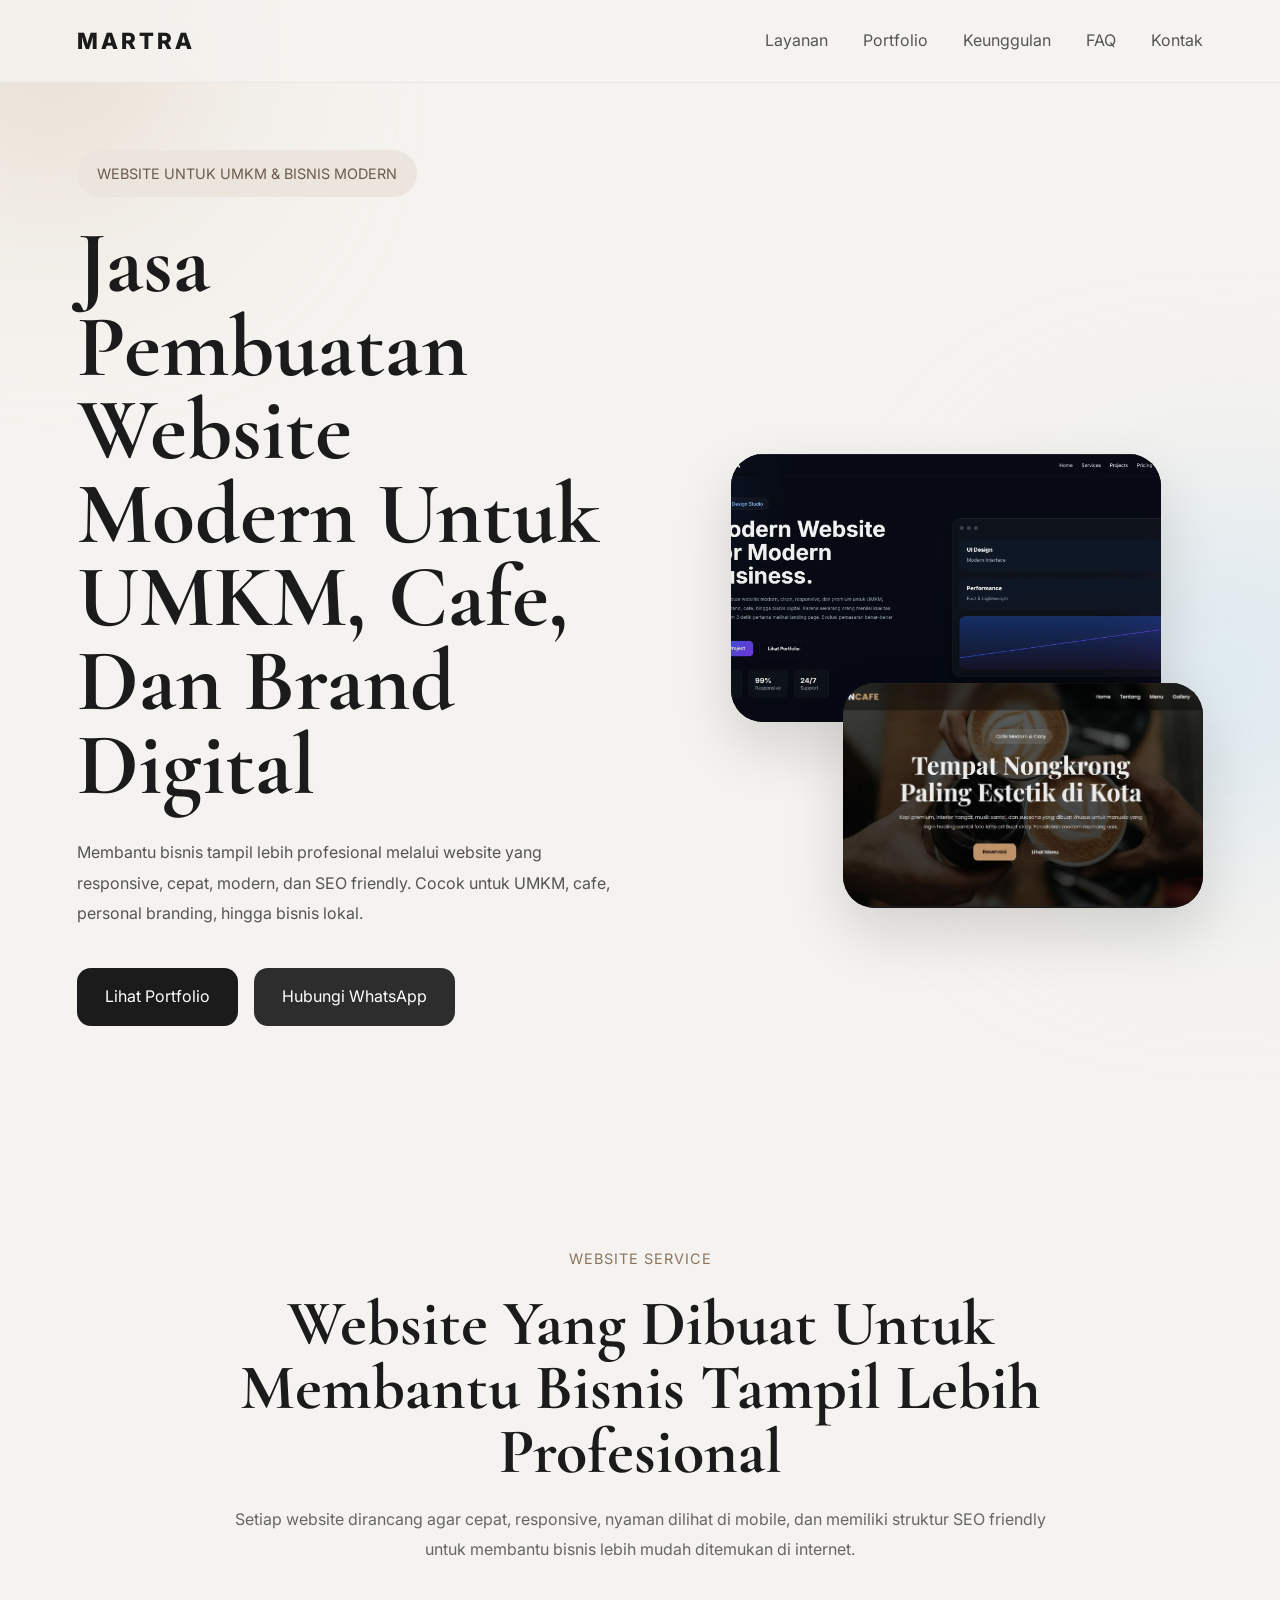
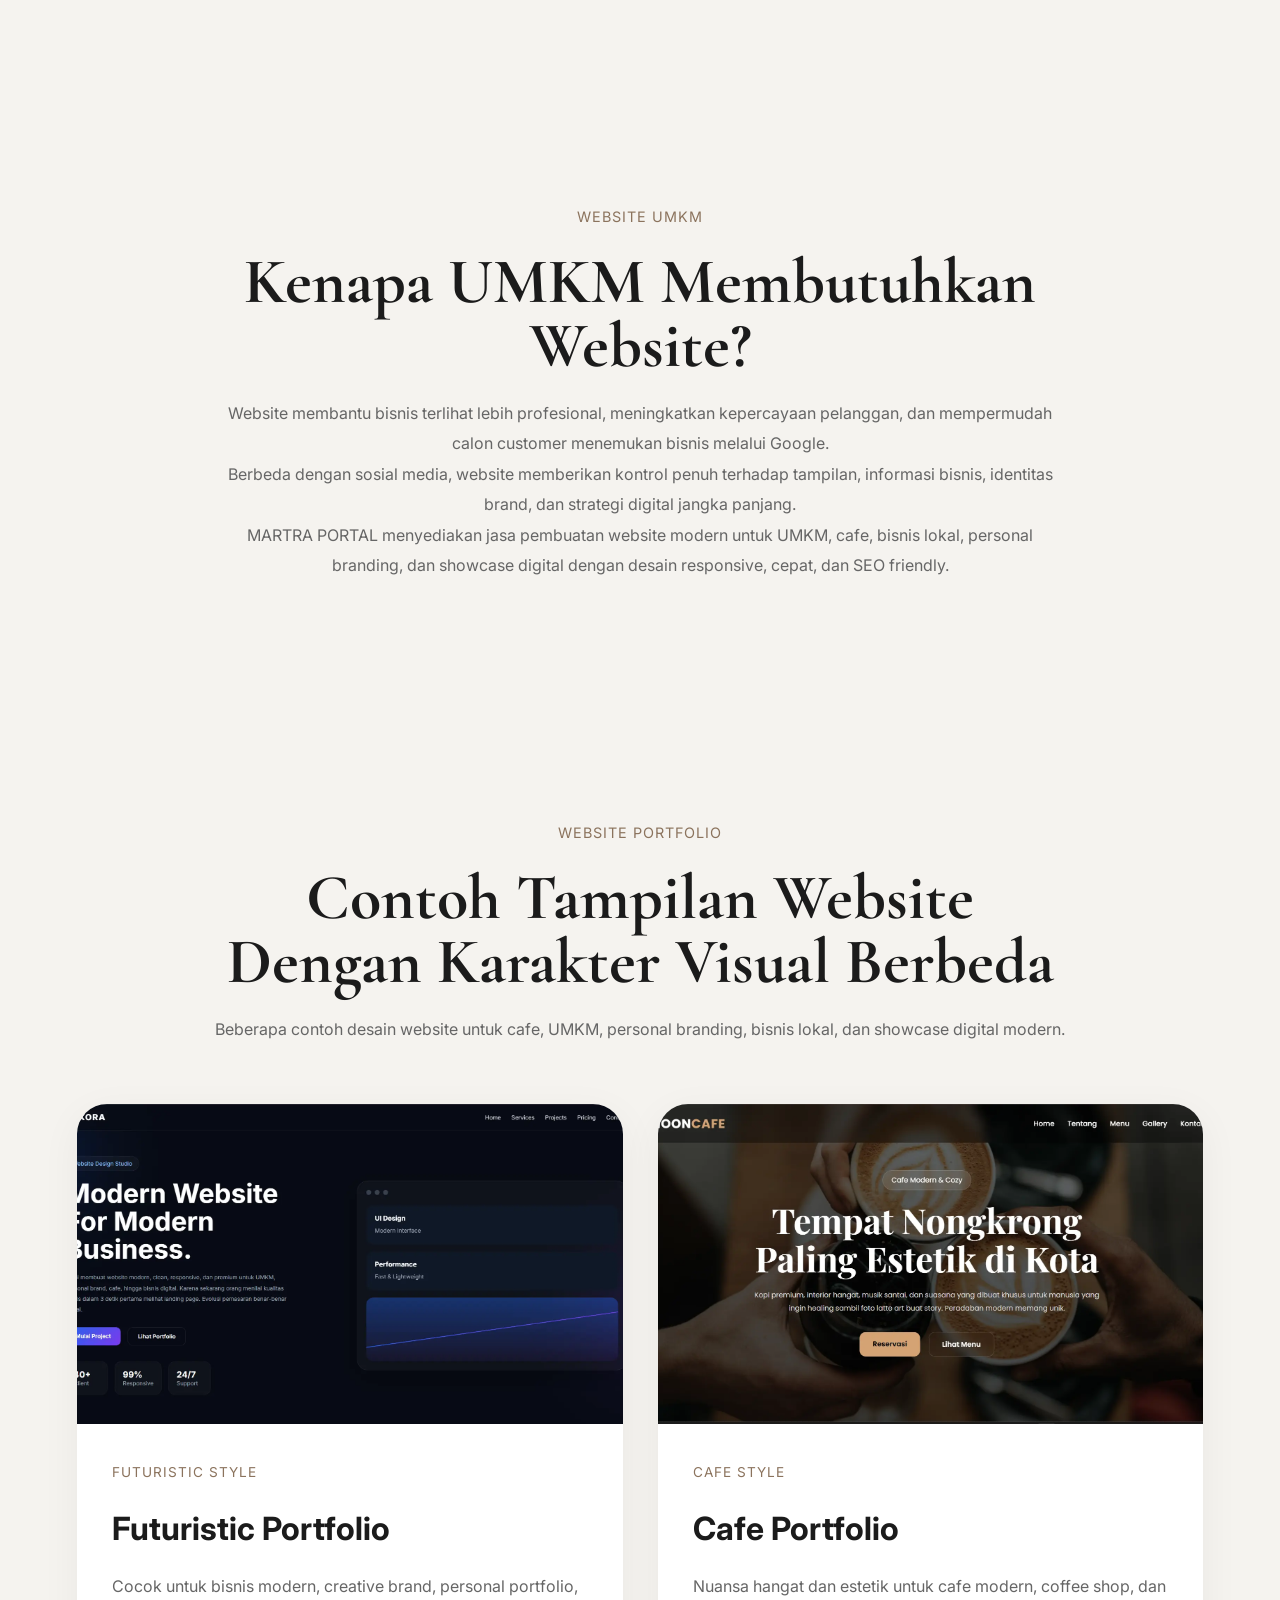
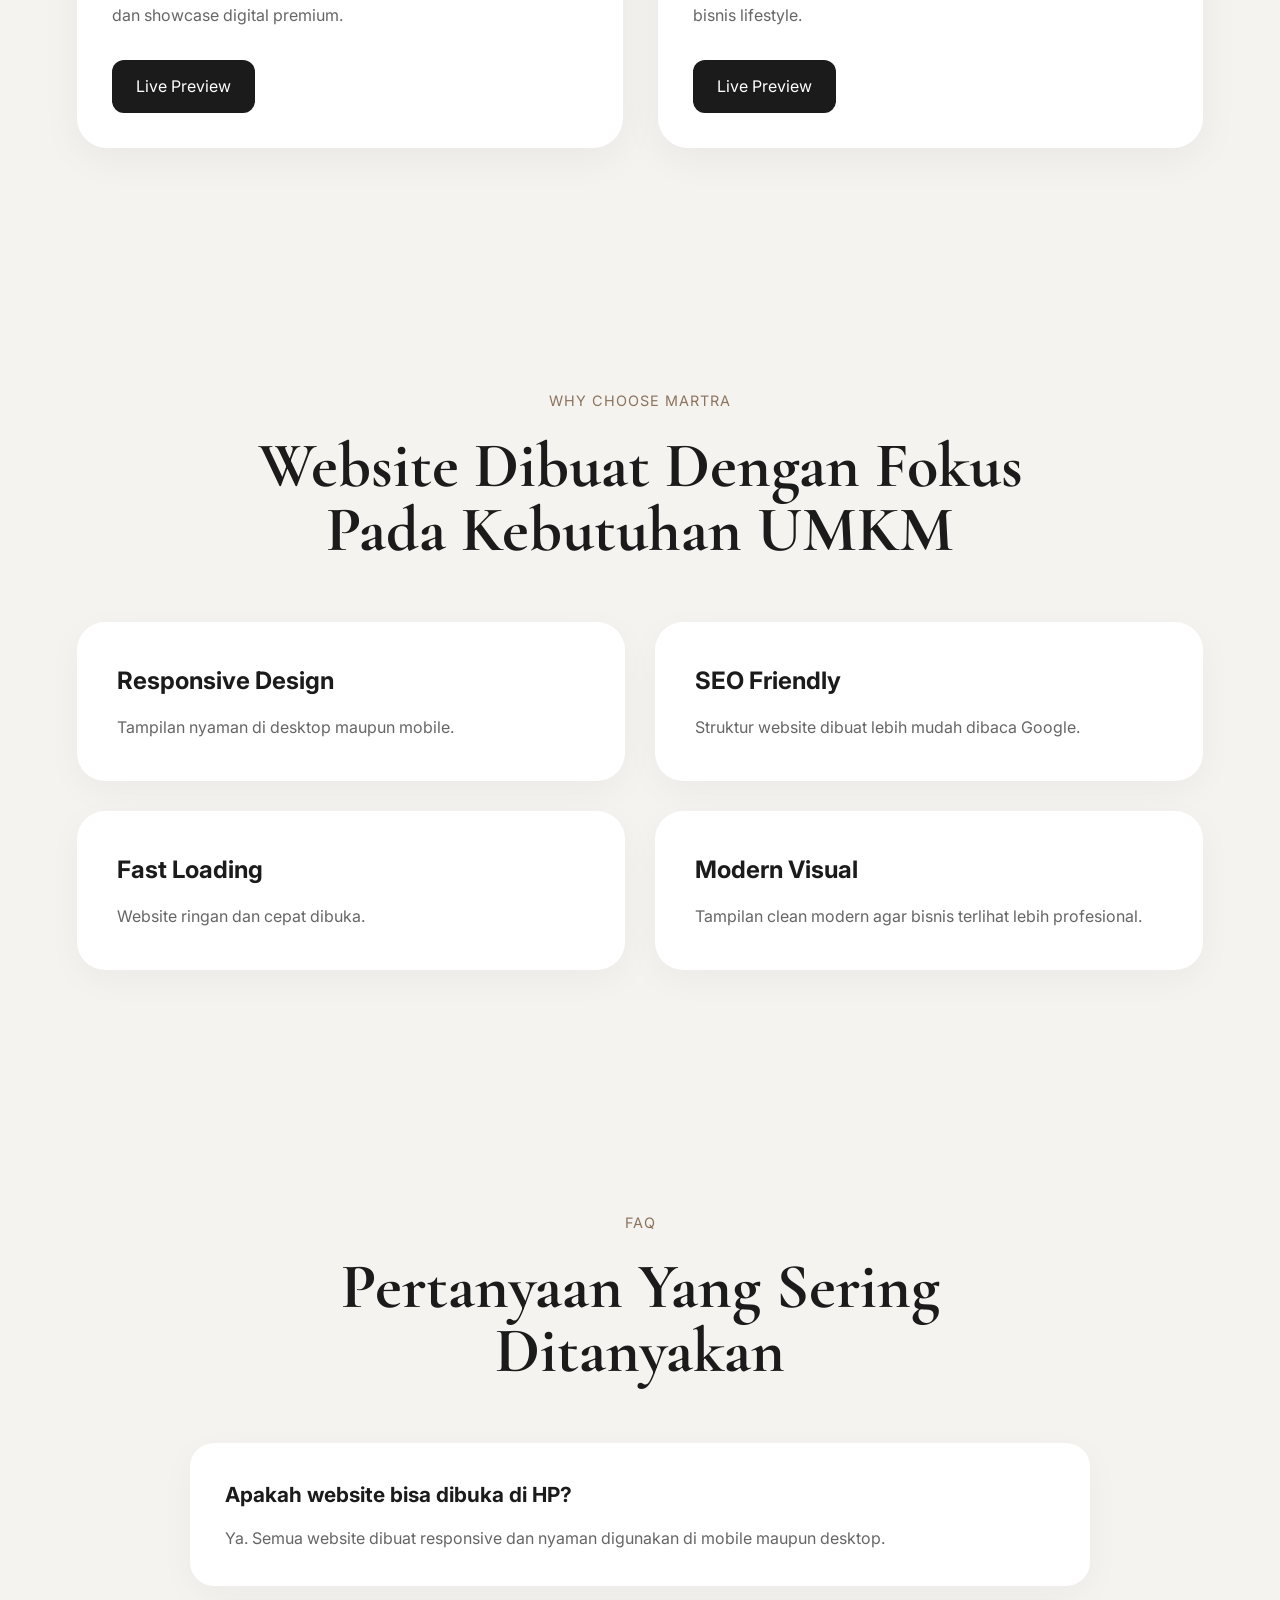
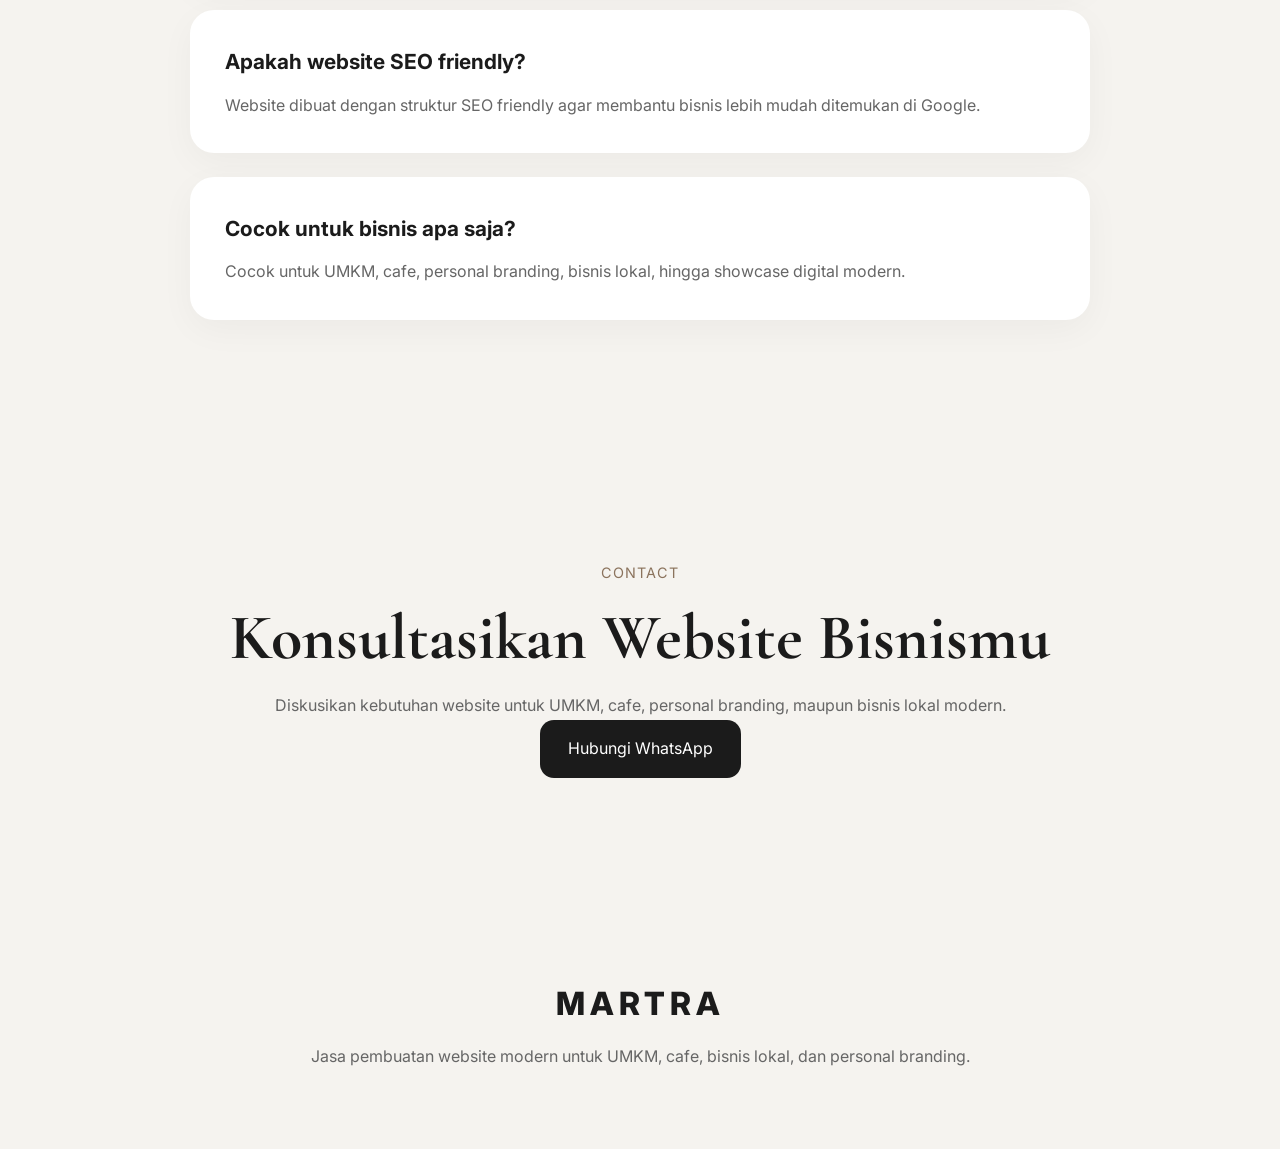
<file: index.html>
<!DOCTYPE html>
<html lang="id">

<head>

  <meta charset="UTF-8" />

  <meta 
    name="viewport"
    content="width=device-width, initial-scale=1.0"
  />

  <!-- PRIMARY SEO -->

  <title>
    Jasa Pembuatan Website UMKM Modern | MARTRA PORTAL
  </title>

  <meta
    name="description"
    content="MARTRA PORTAL menyediakan jasa pembuatan website modern untuk UMKM, cafe, bisnis lokal, dan personal branding. Responsive, cepat, SEO friendly, dan profesional."
  />

  <meta
    name="robots"
    content="index, follow"
  />

  <meta
    name="author"
    content="MARTRA PORTAL"
  />

  <meta
    name="theme-color"
    content="#0b1020"
  />

  <link
    rel="canonical"
    href="https://martra.netlify.app/"
  />

  <!-- OPEN GRAPH -->

  <meta
    property="og:type"
    content="website"
  />

  <meta
    property="og:title"
    content="Jasa Pembuatan Website UMKM Modern | MARTRA PORTAL"
  />

  <meta
    property="og:description"
    content="Website modern untuk UMKM, cafe, bisnis lokal, dan personal branding. Responsive, cepat, dan SEO friendly."
  />

  <meta
    property="og:url"
    content="https://martra.netlify.app/"
  />

  <meta
    property="og:image"
    content="https://martra.netlify.app/preview.png"
  />

  <!-- TWITTER -->

  <meta
    name="twitter:card"
    content="summary_large_image"
  />

  <meta
    name="twitter:title"
    content="Jasa Pembuatan Website UMKM Modern | MARTRA PORTAL"
  />

  <meta
    name="twitter:description"
    content="Website modern untuk UMKM, cafe, bisnis lokal, dan personal branding."
  />

  <meta
    name="twitter:image"
    content="https://martra.netlify.app/preview.png"
  />

  <!-- FAVICON -->

  <link
    rel="icon"
    href="favicon.ico"
  />

  <!-- PRECONNECT -->

  <link
    rel="preconnect"
    href="https://fonts.googleapis.com"
  />

  <link
    rel="preconnect"
    href="https://fonts.gstatic.com"
    crossorigin
  />

  <!-- FONT OPTIMIZATION -->

  <link
    rel="preload"
    as="style"
    href="https://fonts.googleapis.com/css2?family=Inter:wght@300;400;500;600;700;800&family=Cormorant+Garamond:wght@500;600;700&display=swap"
    onload="this.onload=null;this.rel='stylesheet'"
  />

  <noscript>
    <link
      rel="stylesheet"
      href="https://fonts.googleapis.com/css2?family=Inter:wght@300;400;500;600;700;800&family=Cormorant+Garamond:wght@500;600;700&display=swap"
    />
  </noscript>

  <!-- CSS -->

  <link
    rel="stylesheet"
    href="style.css"
  />

  <!-- LOCAL BUSINESS SCHEMA -->

  <script type="application/ld+json">

  {
    "@context": "https://schema.org",
    "@type": "LocalBusiness",

    "name": "MARTRA PORTAL",

    "url": "https://martra.netlify.app/",

    "description":
    "Jasa pembuatan website modern untuk UMKM, cafe, bisnis lokal, dan personal branding.",

    "telephone": "+6282211666348",

    "image":
    "https://martra.netlify.app/preview.png",

    "priceRange": "$$",

    "areaServed": "Indonesia"
  }

  </script>

  <!-- FAQ SCHEMA -->

  <script type="application/ld+json">

  {
    "@context":"https://schema.org",

    "@type":"FAQPage",

    "mainEntity":[

      {
        "@type":"Question",

        "name":"Apakah website bisa dibuka di HP?",

        "acceptedAnswer":{
          "@type":"Answer",

          "text":
          "Ya. Semua website dibuat responsive dan mobile friendly."
        }
      },

      {
        "@type":"Question",

        "name":"Apakah website SEO friendly?",

        "acceptedAnswer":{
          "@type":"Answer",

          "text":
          "Website dibuat dengan struktur yang lebih mudah dibaca mesin pencari."
        }
      },

      {
        "@type":"Question",

        "name":"Apakah website cocok untuk UMKM dan cafe?",

        "acceptedAnswer":{
          "@type":"Answer",

          "text":
          "Ya. Website cocok digunakan untuk UMKM, cafe, personal branding, dan bisnis lokal."
        }
      }

    ]
  }

  </script>

</head>

<body>

  <!-- LOADER -->

  <div class="loader">

    <h2>
      MARTRA
    </h2>

    <div class="loader-bar">
      <span></span>
    </div>

  </div>

  <!-- BACKGROUND -->

  <div class="bg-light light-1"></div>
  <div class="bg-light light-2"></div>

  <!-- HEADER -->

  <header class="header">

    <nav class="navbar">

      <div class="logo">
        MARTRA
      </div>

      <!-- NAVIGATION -->

      <div class="nav-links">

        <a href="#layanan">
          Layanan
        </a>

        <a href="#portfolio">
          Portfolio
        </a>

        <a href="#keunggulan">
          Keunggulan
        </a>

        <a href="#faq">
          FAQ
        </a>

        <a href="#kontak">
          Kontak
        </a>

      </div>

      <!-- MOBILE BUTTON -->

      <button
        class="menu-btn"
        id="menuBtn"
        aria-label="Open Navigation"
      >
        ☰
      </button>

    </nav>

    <!-- MOBILE MENU -->

    <div
      class="mobile-menu"
      id="mobileMenu"
    >

      <a href="#layanan">
        Layanan
      </a>

      <a href="#portfolio">
        Portfolio
      </a>

      <a href="#keunggulan">
        Keunggulan
      </a>

      <a href="#faq">
        FAQ
      </a>

      <a href="#kontak">
        Kontak
      </a>

    </div>

  </header>

  <!-- HERO -->

  <main>

    <section class="hero">

      <div class="hero-content reveal">

        <span class="hero-tag">
          WEBSITE UNTUK UMKM & BISNIS MODERN
        </span>

        <h1>
          Jasa Pembuatan Website
          Modern Untuk UMKM,
          Cafe, Dan Brand Digital
        </h1>

        <p>
          Membantu bisnis tampil lebih profesional
          melalui website yang responsive,
          cepat,
          modern,
          dan SEO friendly.
          Cocok untuk UMKM,
          cafe,
          personal branding,
          hingga bisnis lokal.
        </p>

        <div class="hero-buttons">

          <a
            href="#portfolio"
            class="hero-btn"
          >
            Lihat Portfolio
          </a>

          <a
            href="https://wa.me/6282211666348"
            target="_blank"
            rel="noopener noreferrer"
            class="hero-btn secondary"
          >
            Hubungi WhatsApp
          </a>

        </div>

      </div>

      <!-- HERO IMAGE -->

      <div class="hero-preview reveal">

        <div class="preview-card">

          <img
            src="Futuristic.webp"
            alt="Website modern responsive untuk UMKM"
            fetchpriority="high"
            width="900"
            height="700"
          />

        </div>

        <div class="preview-card second">

          <img
            src="Elegant.webp"
            alt="Website cafe modern dan estetik"
            loading="lazy"
            width="900"
            height="700"
          />

        </div>

      </div>

    </section>

    <!-- LAYANAN -->

    <section
      class="intro section"
      id="layanan"
    >

      <div class="section-header reveal">

        <span class="section-tag">
          WEBSITE SERVICE
        </span>

        <h2>
          Website Yang Dibuat
          Untuk Membantu Bisnis
          Tampil Lebih Profesional
        </h2>

        <p>
          Setiap website dirancang agar cepat,
          responsive,
          nyaman dilihat di mobile,
          dan memiliki struktur SEO friendly
          untuk membantu bisnis lebih mudah ditemukan di internet.
        </p>

      </div>

    </section>

    <!-- SEO CONTENT -->

    <section class="seo-content section">

      <div class="section-header reveal">

        <span class="section-tag">
          WEBSITE UMKM
        </span>

        <h2>
          Kenapa UMKM Membutuhkan Website?
        </h2>

        <p>
          Website membantu bisnis terlihat lebih profesional,
          meningkatkan kepercayaan pelanggan,
          dan mempermudah calon customer menemukan bisnis melalui Google.
        </p>

        <p>
          Berbeda dengan sosial media,
          website memberikan kontrol penuh terhadap tampilan,
          informasi bisnis,
          identitas brand,
          dan strategi digital jangka panjang.
        </p>

        <p>
          MARTRA PORTAL menyediakan jasa pembuatan website modern
          untuk UMKM,
          cafe,
          bisnis lokal,
          personal branding,
          dan showcase digital dengan desain responsive,
          cepat,
          dan SEO friendly.
        </p>

      </div>

    </section>

    <!-- PORTFOLIO -->

    <section
      class="templates section"
      id="portfolio"
    >

      <div class="section-header reveal">

        <span class="section-tag">
          WEBSITE PORTFOLIO
        </span>

        <h2>
          Contoh Tampilan Website
          Dengan Karakter Visual Berbeda
        </h2>

        <p>
          Beberapa contoh desain website
          untuk cafe,
          UMKM,
          personal branding,
          bisnis lokal,
          dan showcase digital modern.
        </p>

      </div>

      <!-- GRID -->

      <div class="template-grid">

        <!-- CARD 1 -->

        <article class="template-card reveal">

          <div class="template-image">

            <img
              src="Futuristic.webp"
              alt="Website futuristic modern"
              loading="lazy"
              width="900"
              height="700"
            />

          </div>

          <div class="template-content">

            <span>
              FUTURISTIC STYLE
            </span>

            <h3>
              Futuristic Portfolio
            </h3>

            <p>
              Cocok untuk bisnis modern,
              creative brand,
              personal portfolio,
              dan showcase digital premium.
            </p>

            <a
              href="https://website-futuristic-template.netlify.app/"
              target="_blank"
              rel="noopener noreferrer"
            >
              Live Preview
            </a>

          </div>

        </article>

        <!-- CARD 2 -->

        <article class="template-card reveal">

          <div class="template-image">

            <img
              src="Elegant.webp"
              alt="Website cafe modern"
              loading="lazy"
              width="900"
              height="700"
            />

          </div>

          <div class="template-content">

            <span>
              CAFE STYLE
            </span>

            <h3>
              Cafe Portfolio
            </h3>

            <p>
              Nuansa hangat dan estetik
              untuk cafe modern,
              coffee shop,
              dan bisnis lifestyle.
            </p>

            <a
              href="https://website-classic-cafe-template.netlify.app/"
              target="_blank"
              rel="noopener noreferrer"
            >
              Live Preview
            </a>

          </div>

        </article>

      </div>

    </section>

    <!-- BENEFITS -->

    <section
      class="benefits section"
      id="keunggulan"
    >

      <div class="section-header reveal">

        <span class="section-tag">
          WHY CHOOSE MARTRA
        </span>

        <h2>
          Website Dibuat
          Dengan Fokus Pada
          Kebutuhan UMKM
        </h2>

      </div>

      <div class="benefit-grid">

        <div class="benefit-card reveal">

          <h3>
            Responsive Design
          </h3>

          <p>
            Tampilan nyaman di desktop maupun mobile.
          </p>

        </div>

        <div class="benefit-card reveal">

          <h3>
            SEO Friendly
          </h3>

          <p>
            Struktur website dibuat lebih mudah dibaca Google.
          </p>

        </div>

        <div class="benefit-card reveal">

          <h3>
            Fast Loading
          </h3>

          <p>
            Website ringan dan cepat dibuka.
          </p>

        </div>

        <div class="benefit-card reveal">

          <h3>
            Modern Visual
          </h3>

          <p>
            Tampilan clean modern
            agar bisnis terlihat lebih profesional.
          </p>

        </div>

      </div>

    </section>

    <!-- FAQ -->

    <section
      class="faq section"
      id="faq"
    >

      <div class="section-header reveal">

        <span class="section-tag">
          FAQ
        </span>

        <h2>
          Pertanyaan Yang Sering Ditanyakan
        </h2>

      </div>

      <div class="faq-container">

        <div class="faq-item reveal">

          <h3>
            Apakah website bisa dibuka di HP?
          </h3>

          <p>
            Ya.
            Semua website dibuat responsive
            dan nyaman digunakan di mobile maupun desktop.
          </p>

        </div>

        <div class="faq-item reveal">

          <h3>
            Apakah website SEO friendly?
          </h3>

          <p>
            Website dibuat dengan struktur SEO friendly
            agar membantu bisnis lebih mudah ditemukan di Google.
          </p>

        </div>

        <div class="faq-item reveal">

          <h3>
            Cocok untuk bisnis apa saja?
          </h3>

          <p>
            Cocok untuk UMKM,
            cafe,
            personal branding,
            bisnis lokal,
            hingga showcase digital modern.
          </p>

        </div>

      </div>

    </section>

    <!-- CONTACT -->

    <section
      class="contact section"
      id="kontak"
    >

      <div class="section-header reveal">

        <span class="section-tag">
          CONTACT
        </span>

        <h2>
          Konsultasikan
          Website Bisnismu
        </h2>

        <p>
          Diskusikan kebutuhan website
          untuk UMKM,
          cafe,
          personal branding,
          maupun bisnis lokal modern.
        </p>

        <a
          href="https://wa.me/6282211666348"
          target="_blank"
          rel="noopener noreferrer"
          class="hero-btn"
        >
          Hubungi WhatsApp
        </a>

      </div>

    </section>

  </main>

  <!-- FOOTER -->

  <footer class="footer">

    <div class="footer-logo">
      MARTRA
    </div>

    <p>
      Jasa pembuatan website modern untuk UMKM,
      cafe,
      bisnis lokal,
      dan personal branding.
    </p>

  </footer>

  <!-- SCRIPT -->

  <script>

    /* LOADER */

    window.addEventListener("load", () => {

      const loader = document.querySelector(".loader");

      setTimeout(() => {

        loader.classList.add("hide");

      }, 400);

    });

    /* REVEAL */

    const reveals = document.querySelectorAll(".reveal");

    function revealOnScroll() {

      reveals.forEach((el) => {

        const windowHeight = window.innerHeight;

        const revealTop = el.getBoundingClientRect().top;

        if (revealTop < windowHeight - 80) {

          el.classList.add("active");

        }

      });

    }

    window.addEventListener("scroll", revealOnScroll);

    revealOnScroll();

    /* MOBILE MENU */

    const menuBtn = document.getElementById("menuBtn");

    const mobileMenu = document.getElementById("mobileMenu");

    menuBtn.addEventListener("click", () => {

      mobileMenu.classList.toggle("active");

    });

    document.querySelectorAll(".mobile-menu a").forEach((link) => {

      link.addEventListener("click", () => {

        mobileMenu.classList.remove("active");

      });

    });

  </script>

</body>
</html>
</file>
<file: style.css>
/* style.css */

*{
  margin:0;
  padding:0;
  box-sizing:border-box;
}

html{
  scroll-behavior:smooth;
}

body{
  font-family:'Inter',sans-serif;

  background:#f5f3ef;
  color:#1b1b1b;

  overflow-x:hidden;

  position:relative;

  line-height:1.6;
}

/* GLOBAL */

img{
  max-width:100%;
  display:block;
}

section{
  width:100%;
}

a{
  -webkit-tap-highlight-color:transparent;
}

main{
  width:100%;
}

/* LOADER */

.loader{
  position:fixed;
  inset:0;

  background:#f5f3ef;

  display:flex;
  flex-direction:column;
  justify-content:center;
  align-items:center;

  gap:25px;

  z-index:99999;

  transition:0.8s;
}

.loader.hide{
  opacity:0;
  visibility:hidden;
}

.loader h2{
  font-size:2.2rem;

  letter-spacing:8px;

  font-weight:800;
}

.loader-bar{
  width:min(220px,80vw);

  height:4px;

  background:#ddd;

  border-radius:999px;

  overflow:hidden;
}

.loader-bar span{
  display:block;

  width:40%;
  height:100%;

  background:#1b1b1b;

  animation:loading 1.5s infinite;
}

@keyframes loading{

  0%{
    transform:translateX(-100%);
  }

  100%{
    transform:translateX(350%);
  }

}

/* BACKGROUND */

.bg-light{
  position:absolute;

  border-radius:50%;

  filter:blur(100px);

  z-index:-1;
}

.light-1{
  width:300px;
  height:300px;

  background:#e7dccf;

  top:-100px;
  left:-100px;
}

.light-2{
  width:350px;
  height:350px;

  background:#dbe8f0;

  right:-120px;
  top:500px;
}

/* HEADER */

.header{
  width:100%;

  position:fixed;
  top:0;
  left:0;

  z-index:999;

  background:rgba(245,243,239,0.82);

  backdrop-filter:blur(14px);

  border-bottom:1px solid rgba(0,0,0,0.05);
}

.navbar{
  width:100%;

  height:82px;

  padding:0 6%;

  display:flex;
  justify-content:space-between;
  align-items:center;
}

.logo{
  font-size:1.4rem;

  font-weight:800;

  letter-spacing:3px;

  flex-shrink:0;
}

.nav-links{
  display:flex;
  align-items:center;

  gap:35px;
}

.nav-links a{
  text-decoration:none;

  color:#555;

  transition:0.3s;
}

.nav-links a:hover{
  color:#000;
}

.menu-btn{
  display:none;

  background:none;
  border:none;

  font-size:1.8rem;

  color:#1b1b1b;

  cursor:pointer;
}

/* MOBILE MENU */

.mobile-menu{
  position:fixed;

  top:95px;
  right:-100%;

  width:min(260px,85vw);

  display:flex;
  flex-direction:column;

  gap:20px;

  background:white;

  padding:24px;

  border-radius:24px;

  box-shadow:0 20px 50px rgba(0,0,0,0.08);

  transition:0.35s ease;

  z-index:998;
}

.mobile-menu.active{
  right:20px;
}

.mobile-menu a{
  text-decoration:none;

  color:#1b1b1b;

  font-weight:500;
}

/* HERO */

.hero{
  min-height:100svh;

  padding:150px 6% 100px;

  display:grid;
  grid-template-columns:1.05fr 1fr;

  gap:70px;

  align-items:center;
}

/* HERO CONTENT */

.hero-content{
  width:100%;
}

.hero-tag{
  display:inline-flex;
  align-items:center;
  justify-content:center;

  padding:12px 20px;

  border-radius:999px;

  background:#ebe5dd;

  margin-bottom:25px;

  font-size:0.9rem;

  color:#6b5b4d;
}

.hero h1{
  font-family:'Cormorant Garamond',serif;

  font-size:clamp(3rem,7vw,5.5rem);

  line-height:0.95;

  margin-bottom:30px;

  font-weight:700;
}

.hero p{
  color:#555;

  line-height:1.9;

  max-width:620px;
}

/* BUTTONS */

.hero-buttons{
  display:flex;
  align-items:center;

  gap:16px;

  flex-wrap:wrap;

  margin-top:40px;
}

.hero-btn{
  display:inline-flex;
  align-items:center;
  justify-content:center;

  min-height:56px;

  padding:16px 28px;

  border-radius:14px;

  background:#1b1b1b;

  color:white;

  text-decoration:none;

  transition:0.3s ease;
}

.hero-btn:hover{
  transform:translateY(-4px);
}

.hero-btn.secondary{
  background:#2d2d2d;
}

/* HERO PREVIEW */

.hero-preview{
  position:relative;

  display:flex;
  justify-content:center;
  align-items:center;

  min-height:620px;

  width:100%;
}

/* CARD */

.preview-card{
  position:relative;

  width:min(430px,100%);

  aspect-ratio:16/10;

  border-radius:32px;

  overflow:hidden;

  background:#111;

  box-shadow:
  0 25px 60px rgba(0,0,0,0.14);

  isolation:isolate;
}

/* IMAGE */

.preview-card img{
  width:100%;
  height:100%;

  object-fit:cover;

  object-position:top;

  display:block;

  transition:0.5s ease;
}

.preview-card:hover img{
  transform:scale(1.03);
}

/* SECOND CARD */

.preview-card.second{
  position:absolute;

  width:min(360px,85%);

  right:0;
  bottom:30px;

  transform:translateY(40px);
}

/* OVERLAY */

.preview-card::after{
  content:"";

  position:absolute;
  inset:0;

  background:
  linear-gradient(
    to bottom,
    rgba(0,0,0,0.02),
    rgba(0,0,0,0.12)
  );

  pointer-events:none;
}

/* SECTION */

.section{
  padding:120px 6%;
}

.section-header{
  text-align:center;

  max-width:850px;

  margin:auto;
}

.section-tag{
  color:#8b735d;

  font-size:0.9rem;

  letter-spacing:1px;
}

.section-header h2{
  font-family:'Cormorant Garamond',serif;

  font-size:clamp(2.4rem,6vw,4rem);

  line-height:1;

  margin:20px 0;
}

.section-header p{
  color:#666;

  line-height:1.9;
}

/* TEMPLATE GRID */

.template-grid{
  display:grid;

  grid-template-columns:repeat(2,minmax(0,1fr));

  gap:35px;

  margin-top:60px;
}

.template-card{
  background:white;

  border-radius:30px;

  overflow:hidden;

  box-shadow:0 10px 40px rgba(0,0,0,0.05);

  transition:0.4s ease;
}

.template-card:hover{
  transform:translateY(-10px);
}

.template-image{
  height:320px;

  overflow:hidden;
}

.template-image img{
  width:100%;
  height:100%;

  object-fit:cover;

  transition:0.5s ease;
}

.template-card:hover img{
  transform:scale(1.05);
}

.template-content{
  padding:35px;
}

.template-content span{
  font-size:0.85rem;

  color:#8b735d;

  letter-spacing:1px;
}

.template-content h3{
  font-size:clamp(1.6rem,4vw,2rem);

  margin:18px 0;
}

.template-content p{
  color:#666;

  line-height:1.8;
}

.template-content a{
  display:inline-flex;
  align-items:center;
  justify-content:center;

  margin-top:30px;

  min-height:52px;

  text-decoration:none;

  color:white;

  background:#1b1b1b;

  padding:14px 24px;

  border-radius:12px;

  transition:0.3s ease;
}

.template-content a:hover{
  transform:translateY(-3px);
}

/* BENEFITS */

.benefit-grid{
  display:grid;

  grid-template-columns:
  repeat(2,minmax(0,1fr));

  gap:30px;

  margin-top:60px;
}

.benefit-card{
  background:white;

  padding:40px;

  border-radius:28px;

  box-shadow:
  0 10px 35px rgba(0,0,0,0.04);
}

.benefit-card h3{
  margin-bottom:15px;

  font-size:1.5rem;
}

.benefit-card p{
  color:#666;
}

/* FAQ */

.faq-container{
  max-width:900px;

  margin:60px auto 0;

  display:flex;
  flex-direction:column;

  gap:24px;
}

.faq-item{
  background:white;

  padding:35px;

  border-radius:24px;

  box-shadow:
  0 10px 35px rgba(0,0,0,0.04);
}

.faq-item h3{
  margin-bottom:14px;

  font-size:1.3rem;
}

.faq-item p{
  color:#666;
}

/* FOOTER */

.footer{
  padding:80px 6%;

  text-align:center;
}

.footer-logo{
  font-size:2rem;

  font-weight:800;

  letter-spacing:5px;

  margin-bottom:15px;
}

.footer p{
  color:#666;
}

/* REVEAL */

.reveal{
  opacity:0;

  transform:translateY(40px);

  transition:
  opacity 1s ease,
  transform 1s ease;
}

.reveal.active{
  opacity:1;

  transform:translateY(0);
}

/* LAPTOP */

@media(max-width:1100px){

  .hero{
    grid-template-columns:1fr;

    gap:60px;
  }

  .hero-preview{
    min-height:auto;

    display:flex;
    flex-direction:column;

    gap:24px;
  }

  .preview-card,
  .preview-card.second{
    position:relative;

    width:100%;

    right:auto;
    bottom:auto;

    transform:none;
  }

  .template-grid{
    grid-template-columns:1fr;
  }

  .benefit-grid{
    grid-template-columns:1fr;
  }

}

/* TABLET */

@media(max-width:768px){

  .navbar{
    padding:0 5%;
  }

  .nav-links{
    display:none;
  }

  .menu-btn{
    display:block;
  }

  .hero{
    padding:130px 5% 90px;
  }

  .section{
    padding:90px 5%;
  }

  .hero h1{
    line-height:1;
  }

  .template-content{
    padding:28px;
  }

  .template-image{
    height:260px;
  }

  .benefit-card,
  .faq-item{
    padding:30px;
  }

}

/* MOBILE */

@media(max-width:480px){

  .hero{
    gap:45px;
  }

  .hero-buttons{
    flex-direction:column;
    align-items:stretch;
  }

  .hero-btn{
    width:100%;
  }

  .preview-card,
  .preview-card.second{
    border-radius:24px;
  }

  .template-card{
    border-radius:24px;
  }

  .template-content{
    padding:24px;
  }

  .template-image{
    height:220px;
  }

  .benefit-card,
  .faq-item{
    padding:24px;
    border-radius:22px;
  }

  .footer-logo{
    font-size:1.6rem;
  }

}
</file>
